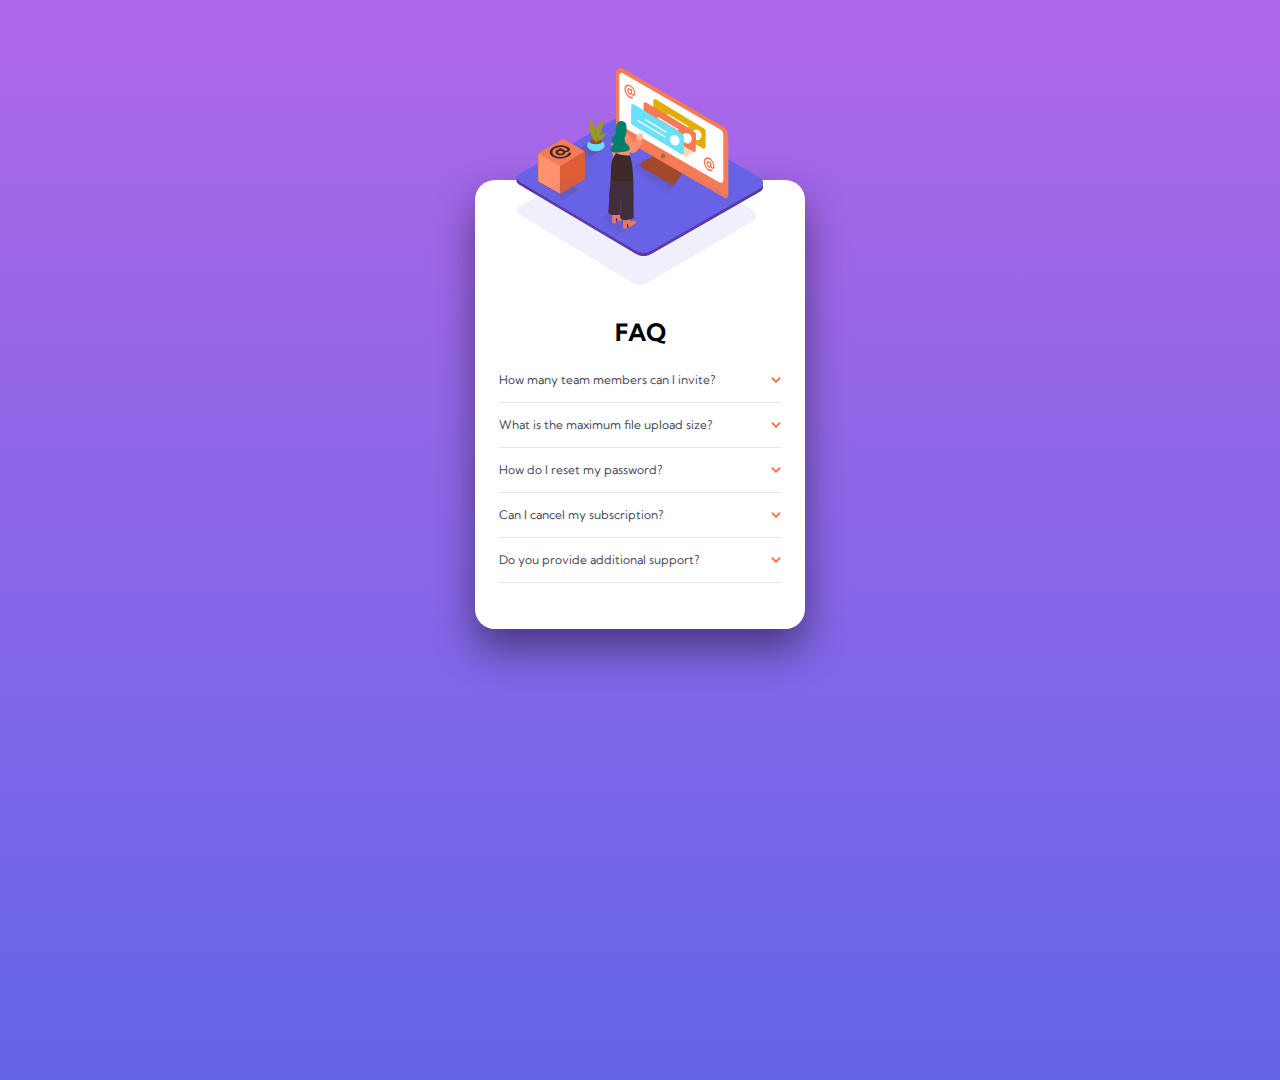
<file: faq-accordion-card-main/index.html>
<!DOCTYPE html>
<html lang="en">

<head>
  <meta charset="UTF-8">
  <meta name="viewport" content="width=device-width, initial-scale=1.0">
  <!-- displays site properly based on user's device -->

  <link rel="icon" type="image/png" sizes="32x32" href="./images/favicon-32x32.png">

  <!-- style -->
  <link rel="stylesheet" href="./css/app.css">

  <!-- font -->
  <link rel="preconnect" href="https://fonts.googleapis.com">
  <link rel="preconnect" href="https://fonts.gstatic.com" crossorigin>
  <link href="https://fonts.googleapis.com/css2?family=Kumbh+Sans:wght@400;700&display=swap" rel="stylesheet">

  <title>Frontend Mentor | FAQ Accordion Card</title>

  <!-- Feel free to remove these styles or customise in your own stylesheet 👍 -->
  <style>
    .attribution {
      font-size: 11px;
      text-align: center;
    }

    .attribution a {
      color: hsl(228, 45%, 44%);
    }
  </style>
</head>

<body>
  <main class="site-main">
    <div class="faq">
      <div class="faq-header">
        <img src="./images/illustration-woman-online-mobile.svg" class="cover" alt="faq-header">
        <img src="./images/bg-pattern-mobile.svg" class="pattern" alt="faq-header">
      </div>

      <div class="faq-content">
        <h1 class="heading">FAQ</h1>

        <!-- 1 -->
        <div class="faq-content__box">
          <div class="question">
            <p>How many team members can I invite?</p>
            <img src="./images/icon-arrow-down.svg" alt="arrow-down">
          </div>
          <div class="answer">
            <p>You can invite up to 2 additional users on the Free plan. There is no limit on
              team members for the Premium plan.</p>
          </div>
          <div class="divider"></div>
        </div>

        <!-- 2 -->
        <div class="faq-content__box">
          <div class="question">
            <p>What is the maximum file upload size?
            </p>
            <img src="./images/icon-arrow-down.svg" alt="arrow-down">
          </div>
          <div class="answer">
            <p>No more than 2GB. All files in your account must fit your allotted storage space.
            </p>
          </div>
          <div class="divider"></div>
        </div>

        <!-- 3 -->
        <div class="faq-content__box">
          <div class="question">
            <p>How do I reset my password?</p>
            <img src="./images/icon-arrow-down.svg" alt="arrow-down">
          </div>
          <div class="answer">
            <p>Click “Forgot password” from the login page or “Change password” from your profile page.
              A reset link will be emailed to you.</p>
          </div>
          <div class="divider"></div>
        </div>

        <!-- 4 -->
        <div class="faq-content__box">
          <div class="question">
            <p>Can I cancel my subscription?</p>
            <img src="./images/icon-arrow-down.svg" alt="arrow-down">
          </div>
          <div class="answer">
            <p>Yes! Send us a message and we’ll process your request no questions asked.</p>
          </div>
          <div class="divider"></div>
        </div>

        <!-- 5 -->
        <div class="faq-content__box">
          <div class="question">
            <p>Do you provide additional support?</p>
            <img src="./images/icon-arrow-down.svg" alt="arrow-down">
          </div>
          <div class="answer">
            <p>Chat and email support is available 24/7. Phone lines are open during normal business hours.
            </p>
          </div>
          <div class="divider"></div>
        </div>

      </div>
    </div>
  </main>


  <!-- <div class="attribution">
    Challenge by <a href="https://www.frontendmentor.io?ref=challenge" target="_blank">Frontend Mentor</a>.
    Coded by <a href="#">Your Name Here</a>.
  </div>  -->

  <script type="module" src="./script/app.js"></script>
</body>

</html>
</file>
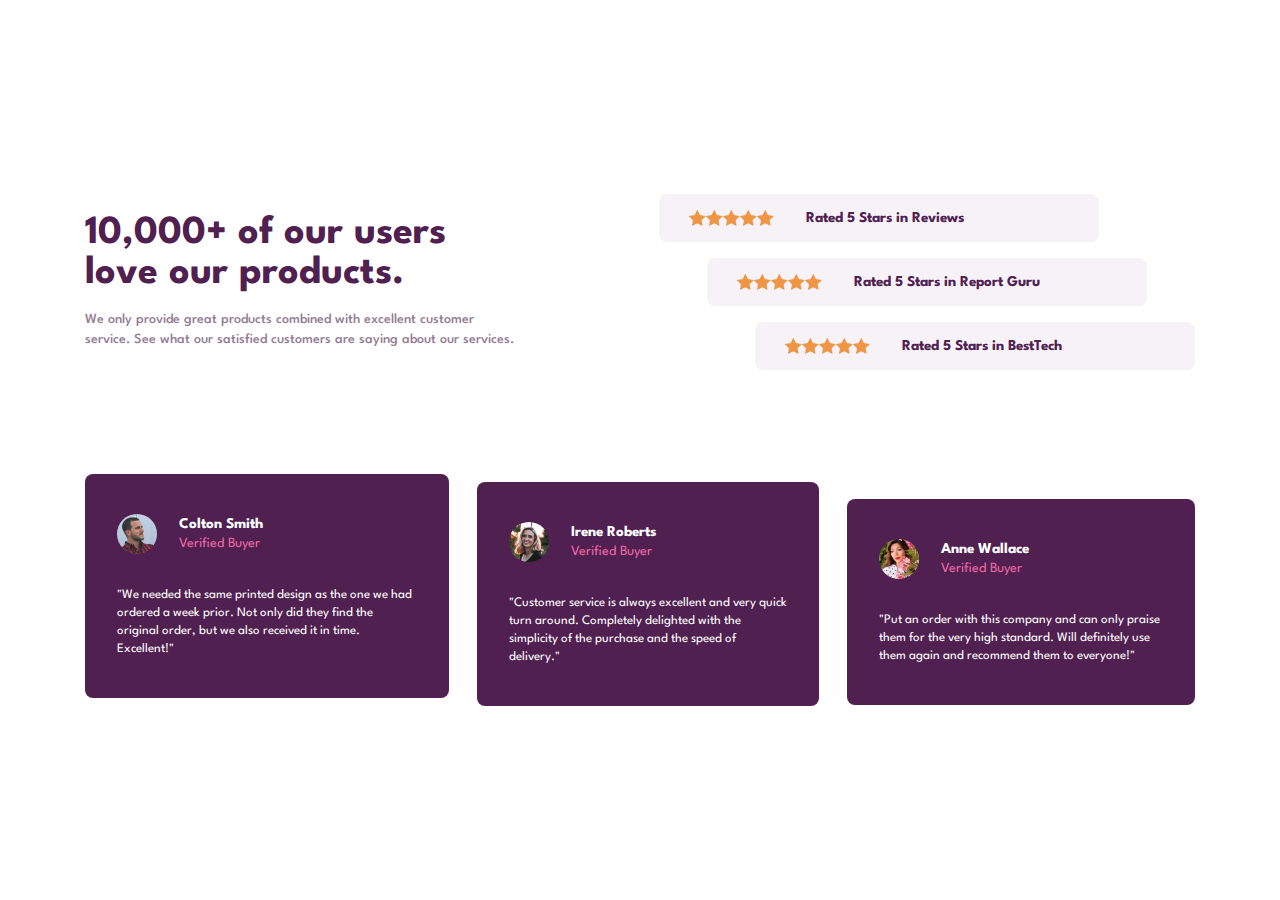
<file: social-proof-section-master/index.html>
<!DOCTYPE html>
<html lang="en">

<head>
  <meta charset="UTF-8" />
  <meta name="viewport" content="width=device-width, initial-scale=1.0" />
  <!-- displays site properly based on user's device -->

  <!-- Style -->
  <link rel="stylesheet" href="./css/app.css">

  <!-- Font -->
  <link rel="preconnect" href="https://fonts.googleapis.com">
  <link rel="preconnect" href="https://fonts.gstatic.com" crossorigin>
  <link href="https://fonts.googleapis.com/css2?family=Spartan:wght@400;500;700&display=swap" rel="stylesheet">

  <link rel="icon" type="image/png" sizes="32x32" href="./images/favicon-32x32.png" />

  <title>Frontend Mentor | Social proof section</title>

  <!-- Feel free to remove these styles or customise in your own stylesheet 👍 -->
  <style>
    .attribution {
      font-size: 11px;
      text-align: center;
    }

    .attribution a {
      color: hsl(228, 45%, 44%);
    }
  </style>
</head>

<body>

  <main class="container">
    <section class="section">
      <div class="col-haf">
        <h1 class="heading">
          10,000+ of our users love our products.
        </h1>
        <p class="sub-heading">
          We only provide great products combined with excellent customer service.
          See what our satisfied customers are saying about our services.
        </p>
      </div>
      <div class="col-haf">
        <div class="rate-box rate-box-1">
          <img src="./images/icon-star.svg" alt="star-icon" class="star-icon">
          <img src="./images/icon-star.svg" alt="star-icon" class="star-icon">
          <img src="./images/icon-star.svg" alt="star-icon" class="star-icon">
          <img src="./images/icon-star.svg" alt="star-icon" class="star-icon">
          <img src="./images/icon-star.svg" alt="star-icon" class="star-icon">
          <p class="text">Rated 5 Stars in Reviews</p>
        </div>
        <div class="rate-box rate-box-2">
          <img src="./images/icon-star.svg" alt="star-icon" class="star-icon">
          <img src="./images/icon-star.svg" alt="star-icon" class="star-icon">
          <img src="./images/icon-star.svg" alt="star-icon" class="star-icon">
          <img src="./images/icon-star.svg" alt="star-icon" class="star-icon">
          <img src="./images/icon-star.svg" alt="star-icon" class="star-icon">
          <p class="text">Rated 5 Stars in Report Guru
          </p>
        </div>
        <div class="rate-box rate-box-3">
          <img src="./images/icon-star.svg" alt="star-icon" class="star-icon">
          <img src="./images/icon-star.svg" alt="star-icon" class="star-icon">
          <img src="./images/icon-star.svg" alt="star-icon" class="star-icon">
          <img src="./images/icon-star.svg" alt="star-icon" class="star-icon">
          <img src="./images/icon-star.svg" alt="star-icon" class="star-icon">
          <p class="text">Rated 5 Stars in BestTech</p>
        </div>
      </div>
    </section>
    <section class="section">
      <div class="review-box review-box-1">
        <div class="review-box__header">
          <img src="./images/image-colton.jpg" alt="user-img" class="user-img">
          <div class="review-box__header--profile">
            <span class="review-box__header--profile-heading">Colton Smith</span>
            <span class="review-box__header--profile-subheading">Verified Buyer</span>
          </div>
        </div>
        <div class="review-box__content">
          <p>"We needed the same printed design as the one we had ordered a week prior.
            Not only did they find the original order, but we also received it in time.
            Excellent!"</p>
        </div>
      </div>
      <div class="review-box review-box-2">
        <div class="review-box__header">
          <img src="./images/image-irene.jpg" alt="user-img" class="user-img">
          <div class="review-box__header--profile">
            <span class="review-box__header--profile-heading">Irene Roberts</span>
            <span class="review-box__header--profile-subheading">Verified Buyer</span>
          </div>
        </div>
        <div class="review-box__content">
          <p>"Customer service is always excellent and very quick turn around. Completely
            delighted with the simplicity of the purchase and the speed of delivery."</p>
        </div>
      </div>
      <div class="review-box review-box-3">
        <div class="review-box__header">
          <img src="./images/image-anne.jpg" alt="user-img" class="user-img">
          <div class="review-box__header--profile">
            <span class="review-box__header--profile-heading">Anne Wallace</span>
            <span class="review-box__header--profile-subheading">Verified Buyer</span>
          </div>
        </div>
        <div class="review-box__content">
          <p>"Put an order with this company and can only praise them for the very high
            standard. Will definitely use them again and recommend them to everyone!"</p>
        </div>
      </div>
    </section>
  </main>

  <!-- <div class="attribution">
    Challenge by
    <a href="https://www.frontendmentor.io?ref=challenge" target="_blank">Frontend Mentor</a>. Coded by <a href="#">Your
      Name Here</a>.
  </div> -->
</body>

</html>
</file>
<file: faq-accordion-card-main/css/app.css>
html {
  box-sizing: border-box;
  scroll-behavior: smooth;
}

* {
  margin: 0;
  padding: 0;
}

*,
*:before,
*:after {
  box-sizing: border-box;
}

input,
textarea,
select,
button {
  outline: none;
}

input {
  line-height: normal;
}

label,
button {
  cursor: pointer;
}

a {
  text-decoration: none;
}

img {
  display: block;
  max-width: 100%;
}

html {
  font-size: 62.5%;
}

body {
  width: 100%;
  min-height: 100vh;
  font-family: "Kumbh Sans", sans-serif;
  font-size: 1.2rem;
  line-height: 1;
  color: #4a4b5e;
  background-image: linear-gradient(to bottom, #af67e9, #6565e7);
}

.site-main {
  max-width: 375px;
  margin: 18rem auto 5rem;
}

h1 {
  color: #000;
  font-weight: 700;
  font-size: 2.4rem;
}

.faq {
  margin: 0 auto;
  width: 33rem;
  background-color: #fff;
  border-radius: 2rem;
  box-shadow: rgba(0, 0, 0, 0.456) 0px 20px 40px;
  position: relative;
}
.faq-header {
  width: 75%;
  position: absolute;
  top: -11.2rem;
  left: 50%;
  transform: translateX(-50%);
}
.faq-header .pattern {
  position: absolute;
  top: 60%;
}
.faq-content {
  padding: 14rem 2.4rem 3rem;
}
.faq-content .heading {
  text-align: center;
  margin-bottom: 3rem;
}
.faq-content__box .question {
  display: flex;
  align-items: center;
  justify-content: space-between;
  cursor: pointer;
}
.faq-content__box .question img {
  transition: all 0.4s ease;
}
.faq-content__box .question img.up {
  rotate: 180deg;
}
.faq-content__box .answer {
  margin: 1.6rem 0;
  max-width: 90%;
  color: #787887;
  display: none;
}
.faq-content__box .answer.show-text {
  display: block;
}
.faq-content__box .divider {
  height: 1px;
  background-color: #e7e7e9;
  margin: 1.6rem 0;
}

/*# sourceMappingURL=app.css.map */
</file>
<file: social-proof-section-master/css/app.css>
html {
  box-sizing: border-box;
  scroll-behavior: smooth;
}

* {
  margin: 0;
  padding: 0;
}

*,
*:before,
*:after {
  box-sizing: border-box;
}

input,
textarea,
select,
button {
  outline: none;
}

input {
  line-height: normal;
}

label,
button {
  cursor: pointer;
}

a {
  text-decoration: none;
}

img {
  display: block;
  max-width: 100%;
}

/* Mixin */
html {
  font-size: 62.5%;
}

body {
  width: 100%;
  min-height: 100vh;
  font-family: "Spartan", sans-serif;
  font-size: 1.5rem;
  display: flex;
  justify-content: center;
  align-items: center;
  color: #937b92;
  line-height: 1;
}

h1 {
  font-size: 4rem;
  color: #502050;
  font-weight: 700;
}

.container {
  max-width: 114rem;
  padding: 0 1.5rem;
  display: flex;
  flex-direction: column;
  justify-content: space-between;
  gap: 8rem 0;
}
.container .section {
  display: flex;
  justify-content: space-between;
  align-items: center;
  gap: 0 2.8rem;
}
.container .section .col-haf {
  width: 50%;
}
.container .section .col-haf .heading,
.container .section .col-haf .sub-heading {
  max-width: 80%;
  margin-bottom: 1.6rem;
}
.container .section .col-haf .heading {
  line-height: 1;
}
.container .section .col-haf .sub-heading {
  font-size: 1.4rem;
  line-height: 2rem;
  font-weight: 500;
}
.container .section .col-haf .rate-box {
  width: 44rem;
  background-color: #f7f2f7;
  border-radius: 0.8rem;
  padding: 1.6rem 3rem;
  margin-bottom: 1.6rem;
  display: flex;
  align-items: center;
  margin-left: auto;
}
.container .section .col-haf .rate-box p {
  margin-left: 3.2rem;
  color: #502050;
  font-weight: 700;
}
.container .section .col-haf .rate-box-1 {
  margin-right: 9.6rem;
}
.container .section .col-haf .rate-box-2 {
  margin-right: 4.8rem;
}
.container .section .review-box {
  background-color: #502050;
  padding: 4rem 3.2rem;
  border-radius: 8px;
}
.container .section .review-box__header {
  display: flex;
  margin-bottom: 3.2rem;
  align-items: center;
  gap: 0 2.2rem;
}
.container .section .review-box__header img {
  width: 4rem;
  height: 4rem;
  border-radius: 50%;
  overflow: hidden;
}
.container .section .review-box__header--profile {
  display: flex;
  flex-direction: column;
  gap: 0.5rem 0;
}
.container .section .review-box__header--profile-heading {
  color: white;
  font-weight: 700;
}
.container .section .review-box__header--profile-subheading {
  color: #ee68a4;
  font-size: 1.4rem;
}
.container .section .review-box__content {
  font-size: 1.3rem;
  color: white;
  line-height: 1.8rem;
}
.container .section .review-box-3 {
  margin-top: 3.2rem;
}
.container .section .review-box-2 {
  margin-top: 1.6rem;
}
@media (max-width: 399px) {
  .container {
    max-width: 345px;
    padding: 5rem 0;
  }
  .container .section {
    flex-direction: column;
  }
  .container .section .col-haf {
    width: 100%;
    text-align: center;
  }
  .container .section .col-haf .heading,
.container .section .col-haf .sub-heading {
    max-width: 100%;
  }
  .container .section .col-haf .rate-box {
    width: 30rem;
    margin: 2.4rem auto;
  }
}

/*# sourceMappingURL=app.css.map */
</file>
